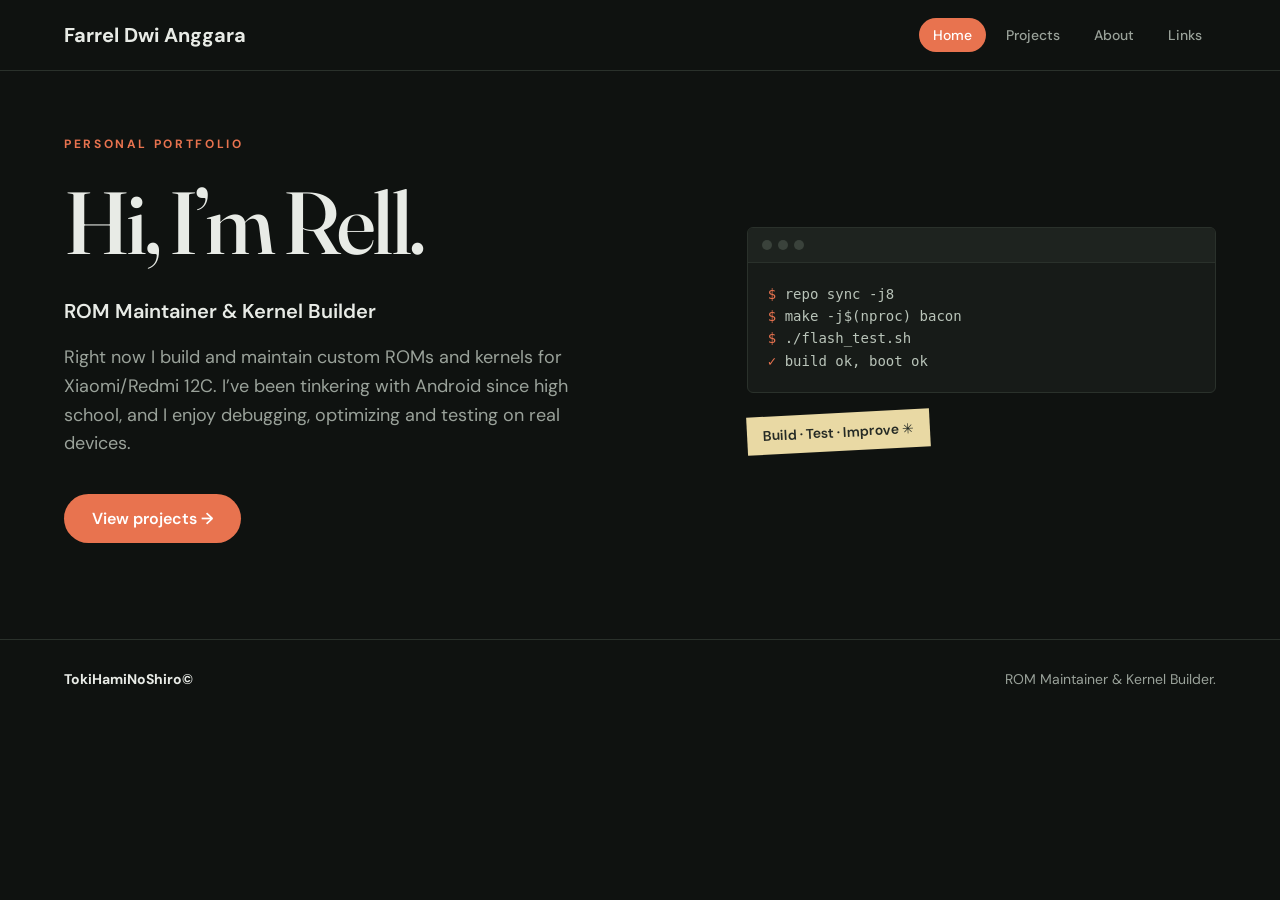
<file: index.html>
<!doctype html>
<html lang="en"><head>
<meta charset="UTF-8">
<meta name="viewport" content="width=device-width, initial-scale=1, viewport-fit=cover">
<title>Rell Portfolio</title>
<link href="https://fonts.googleapis.com/css2?family=DM+Sans:wght@400;500;600;700&family=Fraunces:opsz,wght@9..144,400;9..144,500;9..144,600&display=swap" rel="stylesheet">
<link rel="stylesheet" href="style.css">
</head>
<body>
<header><div class="wrap">
<a class="brand" href="#home">Farrel Dwi Anggara</a>
<nav role="tablist" aria-label="Main navigation">
<button role="tab" data-view="home">Home</button>
<button role="tab" data-view="projects">Projects</button>
<button role="tab" data-view="about">About</button>
<button role="tab" data-view="links">Links</button>
</nav></div></header>

<main class="wrap">
<section class="view" id="home"><div class="hero">
<div>
<p class="eyebrow">Personal Portfolio</p>
<h1>Hi, I’m Rell.</h1>
<p class="role">ROM Maintainer &amp; Kernel Builder</p>
<p class="lead">Right now I build and maintain custom ROMs and kernels for Xiaomi/Redmi 12C. I’ve been tinkering with Android since high school, and I enjoy debugging, optimizing and testing on real devices.</p>
<button class="cta" data-go="projects">View projects →</button>
</div>
<div>
<div class="term"><div class="bar"><i></i><i></i><i></i></div>
<pre><b>$</b> repo sync -j8
<b>$</b> make -j$(nproc) bacon
<b>$</b> ./flash_test.sh
<b>✓</b> build ok, boot ok</pre></div>
<span class="tag">Build · Test · Improve ✳</span>
</div></div></section>

<section class="view" id="projects">
<div class="head"><div><p class="eyebrow">01 / Projects</p><h2>ROMs &amp; kernels.</h2></div>
<p class="lead">Checkout my custom ROMs build and kernel Build.</p></div>
<div class="tabs" role="tablist" aria-label="Project categories">
<button role="tab" data-tab="rom">ROM</button>
<button role="tab" data-tab="kernel">Kernel</button>
</div>
<div class="panel" id="p-rom"><div class="grid g3">
<article class="card"><img class="ph" src="images/avium.jpg"</img><p class="cat">ROM / Avium UI</p><h3>Avium UI</h3><p>AviumUI is a meticulously crafted interface layer based on LineageOS/AOSP, delivering a polished "stock-Android-plus" experience. focus on thoughtful enhancements to core functionality while preserving Android's fundamental purity and performance.</p></article>
<article class="card"><img class="ph" src="images/bliss.jpg"</img><p class="cat">ROM / Bliss OS</p><h3>BlissOS</h3><p>BlissRoms is an open-source Android-based operating system built to deliver a harmonious blend of customization, security, and performance — across a wide range of devices. Built by the community, for the community — since 2014.</p></article>
<article class="card"><img class="ph" src="images/super.jpg"</img><p class="cat">ROM / SuperiorOS</p><h3>SuperiorOS</h3><p>A clean, stable, and performance-focused Android ROM.</p></article>
</div></div>
<div class="panel" id="p-kernel"><div class="grid">
<article class="card"><p class="cat">Kernel / 01</p><h3>PrimaKernel</h3><p>A custom kernel for Redmi 12C, built on LineageOS base and tuned for smooth performance and stability.</p></article>
<article class="card"><p class="cat">Kernel / Project 02</p><h3>[soon]</h3><p>[soon]</p></article>
</div></div>
<div class="dl"><div><h3>Download ROMs &amp; Kernels</h3><p>All builds in one place.</p></div>
<a class="cta" href="Downloads.html">Open download page ↗</a></div>
</section>

<section class="view" id="about"><div class="about">
<div><p class="eyebrow">02 / About me</p><h2>Behind every build.</h2></div>
<div class="txt">
<p>I’m Farrel Dwi Anggara, a ROM Maintainer and Kernel Builder. Android tinkerer by night, builder by habit. What started as a curiosity about how Android works turned into a hobby of building and maintaining.</p>
<p>My workflow is simple: sync sources, build, test on device, then fix what breaks. I keep changelogs clear and respond to bug reports from the community.</p>
</div></div></section>

<section class="view" id="links">
<p class="eyebrow">03 / Find me</p>
<h2 style="max-width:850px">Code and conversation, in one place.</h2>
<p class="lead" style="margin:24px 0 36px;max-width:650px">Link page to my github and telegram.</p>
<div class="grid">
<a class="card link" href="https://github.com/JeanneDarc-star" target="_blank" rel="noopener noreferrer" aria-label="Open GitHub in a new tab"><p class="cat">GitHub ↗</p><span class="h">Click to see my github</span><p>Repositories archive.</p></a>
<a class="card link" href="https://t.me/CumSterdebunker" target="_blank" rel="noopener noreferrer" aria-label="Open Telegram in a new tab"><p class="cat">Telegram ↗</p><span class="h">Click to join my telegram channel</span><p>Project updates.</p></a>
</div></section>
</main>

<footer><div class="wrap"><strong>TokiHamiNoShiro©</strong><span>ROM Maintainer &amp; Kernel Builder.</span></div></footer>

<script src="script.js"></script>
</body></html>
</file>
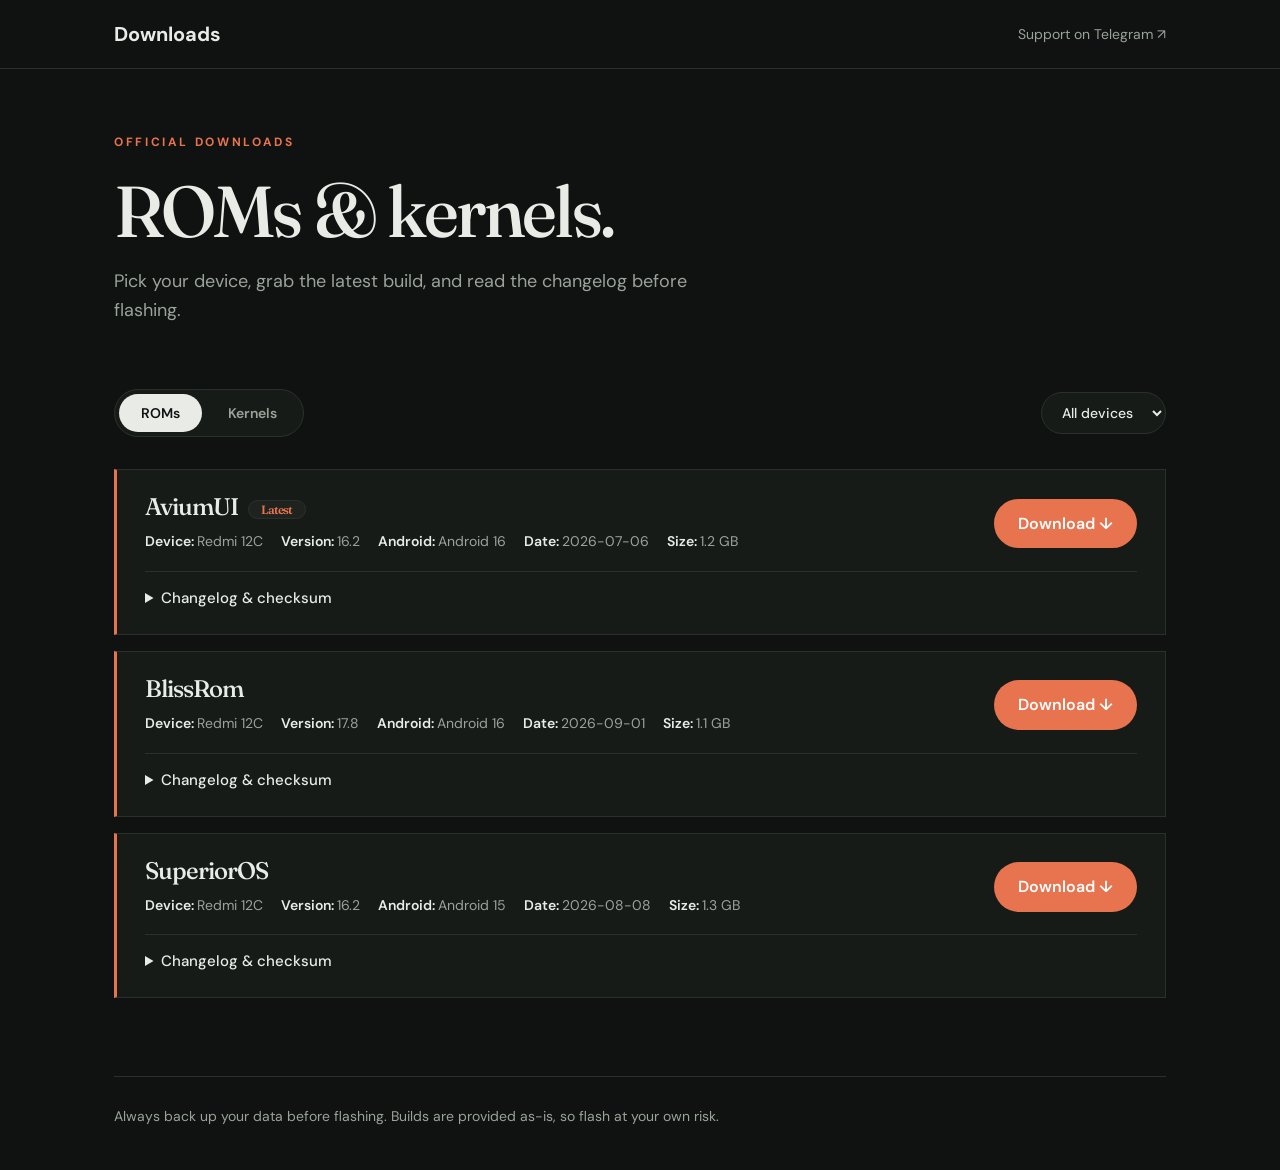
<file: Downloads.html>
<!doctype html>
<html lang="en"><head>
<meta charset="UTF-8">
<meta name="viewport" content="width=device-width, initial-scale=1, viewport-fit=cover">
<title>Downloads – ROMs &amp; Kernels</title>
<link href="https://fonts.googleapis.com/css2?family=DM+Sans:wght@400;500;600;700&family=Fraunces:opsz,wght@9..144,400;9..144,500&display=swap" rel="stylesheet">
<style>
:root{--ink:#e8ebe6;--muted:#9aa29a;--bg:#0f1210;--surface:#171b18;--surface2:#1e231f;--accent:#e8734f;--line:#2a312b;color-scheme:dark;box-sizing:border-box;padding-top:env(safe-area-inset-top,0px);padding-bottom:env(safe-area-inset-bottom,0px)}
*,*::before,*::after{box-sizing:inherit}
body{margin:0;background:var(--bg);color:var(--ink);font-family:'DM Sans',system-ui,sans-serif;line-height:1.6}
.wrap{max-width:1100px;margin:0 auto;padding:0 24px}
header{border-bottom:1px solid var(--line)}
header .wrap{display:flex;flex-wrap:wrap;justify-content:space-between;align-items:center;gap:12px;padding-top:18px;padding-bottom:18px}
.brand{font-weight:700;font-size:20px}
header a{color:var(--muted);text-decoration:none;font-size:14px}
header a:hover{color:var(--ink)}
a:focus-visible,button:focus-visible,select:focus-visible,summary:focus-visible{outline:3px solid var(--accent);outline-offset:3px}
.hero{padding:64px 0 32px}
.eyebrow{color:var(--accent);text-transform:uppercase;letter-spacing:.22em;font-size:12px;font-weight:700;margin:0 0 20px}
h1,h3{font-family:'Fraunces',serif;font-weight:500;letter-spacing:-.04em;line-height:1.1;margin:0}
h1{font-size:clamp(2.4rem,6vw,4.5rem)}
.lead{color:var(--muted);font-size:18px;max-width:600px;margin:16px 0 0}
.bar{display:flex;flex-wrap:wrap;justify-content:space-between;align-items:center;gap:16px;margin:32px 0}
.tabs{display:inline-flex;gap:4px;padding:4px;background:var(--surface);border:1px solid var(--line);border-radius:999px}
.tabs button{background:none;border:0;color:var(--muted);font:600 14px 'DM Sans',sans-serif;padding:10px 22px;border-radius:999px;cursor:pointer}
.tabs button[aria-selected=true]{background:var(--ink);color:var(--bg)}
select{background:var(--surface);color:var(--ink);border:1px solid var(--line);border-radius:999px;padding:10px 16px;font:500 14px 'DM Sans',sans-serif}
.list{display:grid;gap:16px;padding-bottom:64px}
.item{background:var(--surface);border:1px solid var(--line);border-left:3px solid var(--accent);padding:24px 28px}
.row{display:flex;flex-wrap:wrap;justify-content:space-between;align-items:center;gap:20px}
.item h3{font-size:24px}
.meta{display:flex;flex-wrap:wrap;gap:8px 18px;margin:10px 0 0;padding:0;list-style:none;color:var(--muted);font-size:14px}
.meta b{color:var(--ink);font-weight:600}
.badge{display:inline-block;background:var(--surface2);border:1px solid var(--line);border-radius:999px;padding:2px 12px;font-size:12px;color:var(--accent);font-weight:600;margin-left:10px;vertical-align:middle}
.btn{display:inline-block;background:var(--accent);color:#fff;text-decoration:none;font-weight:600;padding:12px 24px;border-radius:999px}
.btn:hover{opacity:.85}
details{margin-top:18px;border-top:1px solid var(--line);padding-top:14px;color:var(--muted);font-size:15px}
summary{cursor:pointer;color:var(--ink);font-weight:500}
details ul{margin:10px 0 0;padding-left:20px}
code{font-family:ui-monospace,Menlo,Consolas,monospace;font-size:12px;word-break:break-all;color:#b9c4b9}
.empty{color:var(--muted);padding:32px 0}
.note{border-top:1px solid var(--line);padding:28px 0;color:var(--muted);font-size:14px}
</style>
</head>
<body>
<header><div class="wrap"><span class="brand">Downloads</span><a href="https://t.me/TokiHaminoShiro" target="_blank" rel="noopener noreferrer">Support on Telegram ↗</a></div></header>
<main class="wrap">
<section class="hero">
<p class="eyebrow">Official downloads</p>
<h1>ROMs &amp; kernels.</h1>
<p class="lead">Pick your device, grab the latest build, and read the changelog before flashing.</p>
</section>
<div class="bar">
<div class="tabs" role="tablist" aria-label="Download type">
<button role="tab" data-type="rom">ROMs</button>
<button role="tab" data-type="kernel">Kernels</button>
</div>
<label><span class="sr" style="position:absolute;left:-9999px">Filter by device</span>
<select id="device" aria-label="Filter by device"></select></label>
</div>
<div class="list" id="list" aria-live="polite"></div>
<p class="note">Always back up your data before flashing. Builds are provided as-is, so flash at your own risk.</p>
</main>

<script>
/* ===== EDIT YOUR BUILDS HERE =====
   type: "rom" or "kernel" | url: your download link (SourceForge, Google Drive, GitHub releases, etc.) */
var BUILDS=[
 {type:"rom",name:"AviumUI",device:"Redmi 12C",version:"16.2",android:"Android 16",date:"2026-07-06",size:"1.2 GB",latest:true,url:"https://github.com/inoo-droid/Earth_Release/releases/download/Test/AviumUI-16.2.1-earth-20260706_003458-Unofficial-Vanilla.zip",sha256:"Null",changes:["Updated security patch","Improved battery life","Very Smooth Build"]},
 {type:"rom",name:"BlissRom",device:"Redmi 12C",version:"17.8",android:"Android 16",date:"2026-09-01",size:"1.1 GB",url:"https://github.com/JeanneDarc-star/Releases/releases/download/bliss17/Bliss-v17.8.3-earth-UNOFFICIAL-gapps-20260901.zip",sha256:"[sha256 checksum]",changes:["Initial stable release","Clean AOSP base","Smooth build"]},
 {type:"rom",name:"SuperiorOS",device:"Redmi 12C",version:"16.2",android:"Android 15",date:"2026-08-08",size:"1.3 GB",url:"https://github.com/JeanneDarc-star/Releases/releases/download/15.2/SuperiorOS-Fifteen-ROGUE-earth-20260808-1018.zip",sha256:"Null",changes:["Initial build","Smooth Build","sensors gone"]},
 {type:"kernel",name:"PrimaKernel",device:"Redmi 12C",version:"1.0.9",android:"Android 12–16",date:"2026-10-05",size:"16 MB",latest:true,url:"https://github.com/JeanneDarc-star/Releases/releases/download/Prima-V1.0.9/AK3-Prima-ExT4-20261012-174806-1.0.9.zip",sha256:"Null",changes:["Improved performance","Stability improved","overclocked CPU and GPU"]}
];
/* ===== END OF EDITABLE SECTION ===== */

var type="rom",device="all";
var list=document.getElementById("list"),sel=document.getElementById("device");

function el(tag,cls,text){var e=document.createElement(tag);if(cls)e.className=cls;if(text!==undefined)e.textContent=text;return e}

function devices(){
  var d=[];BUILDS.filter(function(b){return b.type===type}).forEach(function(b){if(d.indexOf(b.device)<0)d.push(b.device)});
  sel.innerHTML="";
  var all=el("option",null,"All devices");all.value="all";sel.appendChild(all);
  d.forEach(function(x){var o=el("option",null,x);o.value=x;sel.appendChild(o)});
  sel.value=device;if(sel.value!==device){device="all";sel.value="all"}
}

function render(){
  list.innerHTML="";
  var items=BUILDS.filter(function(b){return b.type===type&&(device==="all"||b.device===device)});
  if(!items.length){list.appendChild(el("p","empty","No builds for this device yet."));return}
  items.forEach(function(b){
    var it=el("article","item"),row=el("div","row"),info=el("div");
    var h=el("h3",null,b.name);
    if(b.latest)h.appendChild(el("span","badge","Latest"));
    info.appendChild(h);
    var m=el("ul","meta");
    [["Device",b.device],["Version",b.version],["Android",b.android],["Date",b.date],["Size",b.size]].forEach(function(p){
      var li=el("li");li.appendChild(el("b",null,p[0]+": "));li.appendChild(document.createTextNode(p[1]));m.appendChild(li)});
    info.appendChild(m);row.appendChild(info);
    var a=el("a","btn","Download ↓");a.href=b.url;a.target="_blank";a.rel="noopener noreferrer";row.appendChild(a);
    it.appendChild(row);
    var d=el("details"),s=el("summary",null,"Changelog &amp; checksum".replace("&amp;","&"));d.appendChild(s);
    var ul=el("ul");b.changes.forEach(function(c){ul.appendChild(el("li",null,c))});d.appendChild(ul);
    var p=el("p");p.appendChild(document.createTextNode("SHA-256: "));p.appendChild(el("code",null,b.sha256));d.appendChild(p);
    it.appendChild(d);list.appendChild(it);
  });
}

document.querySelectorAll(".tabs button").forEach(function(btn){
  btn.addEventListener("click",function(){type=btn.dataset.type;device="all";setTabs();devices();render()});
});
sel.addEventListener("change",function(){device=sel.value;render()});
function setTabs(){document.querySelectorAll(".tabs button").forEach(function(b){b.setAttribute("aria-selected",b.dataset.type===type)})}
setTabs();devices();render();
</script>
</body></html>
</file>
<file: style.css>
:root{--ink:#e8ebe6;--muted:#9aa29a;--bg:#0f1210;--surface:#171b18;--surface2:#1e231f;--accent:#e8734f;--line:#2a312b;color-scheme:dark;box-sizing:border-box;padding-top:env(safe-area-inset-top,0px);padding-bottom:env(safe-area-inset-bottom,0px)}
/* ===== Base ===== */
*,*::before,*::after{box-sizing:inherit}
html{scroll-padding-top:env(safe-area-inset-top,0px)}
body{margin:0;background:var(--bg);color:var(--ink);font-family:'DM Sans',system-ui,sans-serif;line-height:1.6}
.wrap{max-width:1200px;margin:0 auto;padding:0 24px}
/* ===== Header & navigation ===== */
header{border-bottom:1px solid var(--line);position:sticky;top:env(safe-area-inset-top,0px);background:var(--bg);z-index:5}
header .wrap{display:flex;flex-wrap:wrap;gap:12px 24px;align-items:center;justify-content:space-between;padding-top:18px;padding-bottom:18px}
.brand{font-weight:700;font-size:20px;color:var(--ink);text-decoration:none}
nav{display:flex;gap:6px;flex-wrap:wrap}
nav button{background:none;border:0;color:var(--muted);font:500 14px 'DM Sans',sans-serif;padding:8px 14px;border-radius:999px;cursor:pointer}
nav button:hover{color:var(--ink)}
nav button[aria-selected=true]{background:var(--accent);color:#fff}
button:focus-visible,a:focus-visible{outline:3px solid var(--accent);outline-offset:3px}
/* ===== Views (pages) ===== */
.view{display:none;padding:64px 0 96px}
.view.on{display:block}
.eyebrow{color:var(--accent);text-transform:uppercase;letter-spacing:.22em;font-size:12px;font-weight:700;margin:0 0 20px}
h1,h2,h3{font-family:'Fraunces',serif;font-weight:500;letter-spacing:-.04em;line-height:1.1;margin:0}
h1{font-size:clamp(2.6rem,7vw,5.5rem)}
h2{font-size:clamp(2.2rem,5vw,4rem)}
.role{font-size:20px;font-weight:600;margin:24px 0 0}
.lead{color:var(--muted);font-size:18px;max-width:540px;margin:16px 0 0}
/* ===== Home ===== */
.hero{display:grid;gap:48px;align-items:center}
@media(min-width:900px){.hero{grid-template-columns:1.15fr .85fr}}
.cta{display:inline-block;margin-top:36px;padding:14px 28px;border-radius:999px;background:var(--accent);color:#fff;font:600 16px 'DM Sans',sans-serif;border:0;cursor:pointer}
.cta:hover{opacity:.85}
.term{background:var(--surface);border:1px solid var(--line);border-radius:6px;overflow:hidden;font-family:ui-monospace,Menlo,Consolas,monospace;font-size:14px;position:relative}
.term .bar{display:flex;gap:6px;padding:12px 14px;background:var(--surface2);border-bottom:1px solid var(--line)}
.term .bar i{width:10px;height:10px;border-radius:50%;background:#3a423b}
.term pre{margin:0;padding:20px;color:#b9c4b9;white-space:pre-wrap}
.term b{color:var(--accent);font-weight:400}
.tag{display:inline-block;margin-top:20px;background:#e9d9a4;color:#252a25;padding:8px 16px;font-weight:600;font-size:14px;transform:rotate(-3deg)}
/* ===== Projects: tabs & cards ===== */
.head{display:flex;flex-wrap:wrap;justify-content:space-between;align-items:end;gap:20px;margin-bottom:32px}
.head p.lead{margin:0;max-width:350px;font-size:16px}
.tabs{display:inline-flex;gap:4px;padding:4px;background:var(--surface);border:1px solid var(--line);border-radius:999px;margin-bottom:32px}
.tabs button{background:none;border:0;color:var(--muted);font:600 14px 'DM Sans',sans-serif;padding:10px 22px;border-radius:999px;cursor:pointer}
.tabs button[aria-selected=true]{background:var(--ink);color:var(--bg)}
.grid{display:grid;gap:20px}
@media(min-width:760px){.grid{grid-template-columns:1fr 1fr}}
.panel{display:none}.panel.on{display:block}
.card{background:var(--surface);border:1px solid var(--line);padding:32px;transition:transform .25s ease,border-color .25s ease}
.card:hover{transform:translateY(-4px);border-color:var(--accent)}
.card .cat{color:var(--accent);text-transform:uppercase;letter-spacing:.18em;font-size:11px;font-weight:700;margin:0 0 28px}
.card h3{font-size:22px;margin-bottom:14px}
.card p{color:var(--muted);margin:0}
.ph{aspect-ratio:16/10;margin:-32px -32px 24px;background:repeating-linear-gradient(45deg,#1e231f,#1e231f 12px,#222823 12px,#222823 24px);display:flex;align-items:center;justify-content:center;color:var(--muted);font:500 13px ui-monospace,Menlo,Consolas,monospace;letter-spacing:.08em;text-transform:uppercase;border-bottom:1px solid var(--line)}
img.ph{display:block;width:calc(100% + 64px);max-width:none;height:auto;aspect-ratio:16/10;object-fit:cover;margin:-32px -32px 24px}
.card{min-width:0;overflow:hidden}
.grid>*{min-width:0}
@media(min-width:1000px){.g3{grid-template-columns:repeat(3,1fr)}}
/* ===== Download box ===== */
.dl{display:flex;flex-wrap:wrap;align-items:center;justify-content:space-between;gap:20px;margin-top:40px;padding:28px 32px;background:var(--surface);border:1px solid var(--line);border-left:3px solid var(--accent)}
.dl h3{font-size:22px;margin-bottom:6px}.dl p{margin:0;color:var(--muted)}
.dl .cta{margin:0;text-decoration:none}
/* ===== About ===== */
.about{display:grid;gap:32px}
@media(min-width:900px){.about{grid-template-columns:.75fr 1.25fr;gap:80px}.about .txt{padding-top:56px}}
.txt p{color:#b4bbb3;font-size:18px;margin:0 0 20px}
/* ===== Links ===== */
a.link{display:block;text-decoration:none;color:inherit}
.link .h{font-family:'Fraunces',serif;font-size:22px;word-break:break-word}
.link .cat{margin-bottom:18px}
.link p{margin-top:14px}
/* ===== Footer ===== */
footer{border-top:1px solid var(--line)}
footer .wrap{display:flex;flex-wrap:wrap;justify-content:space-between;gap:12px;padding-top:28px;padding-bottom:28px;font-size:14px;color:var(--muted)}
footer strong{color:var(--ink)}
@media(prefers-reduced-motion:reduce){.card{transition:none}html{scroll-behavior:auto}}
</file>
